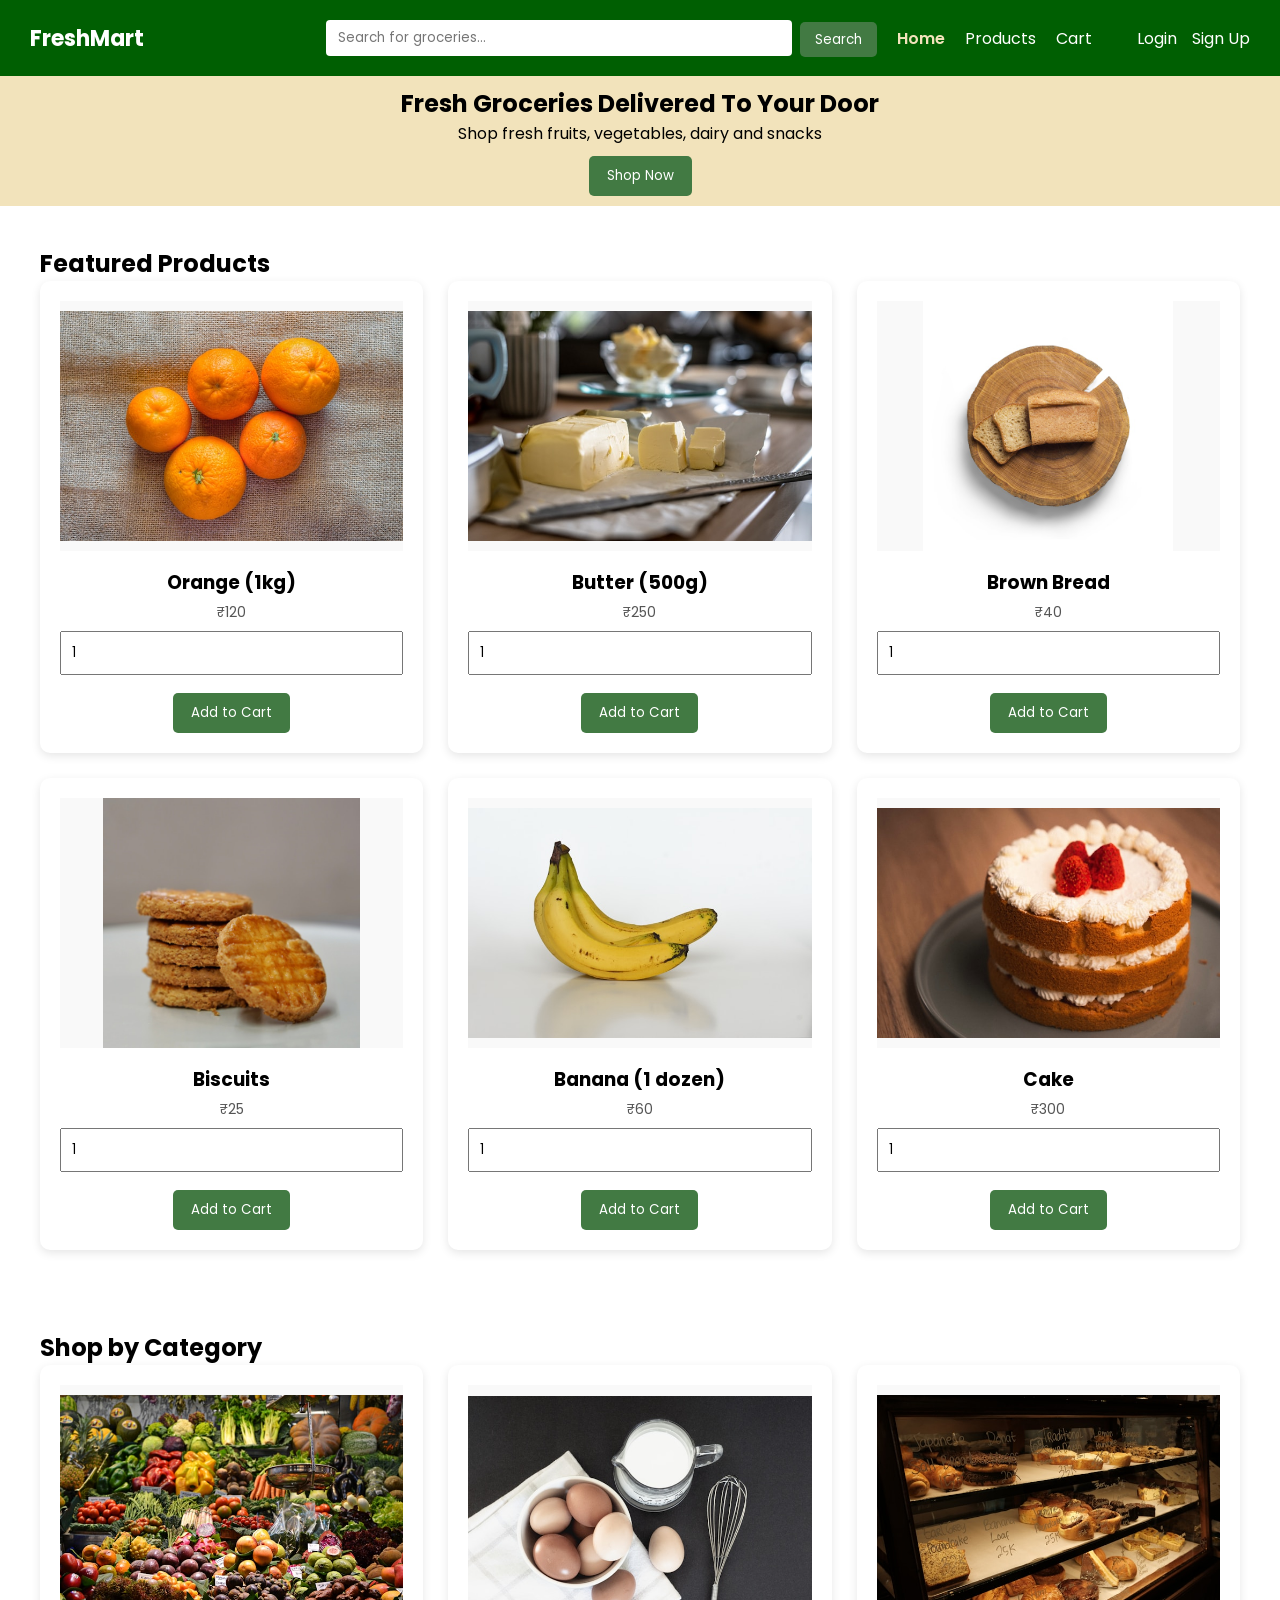
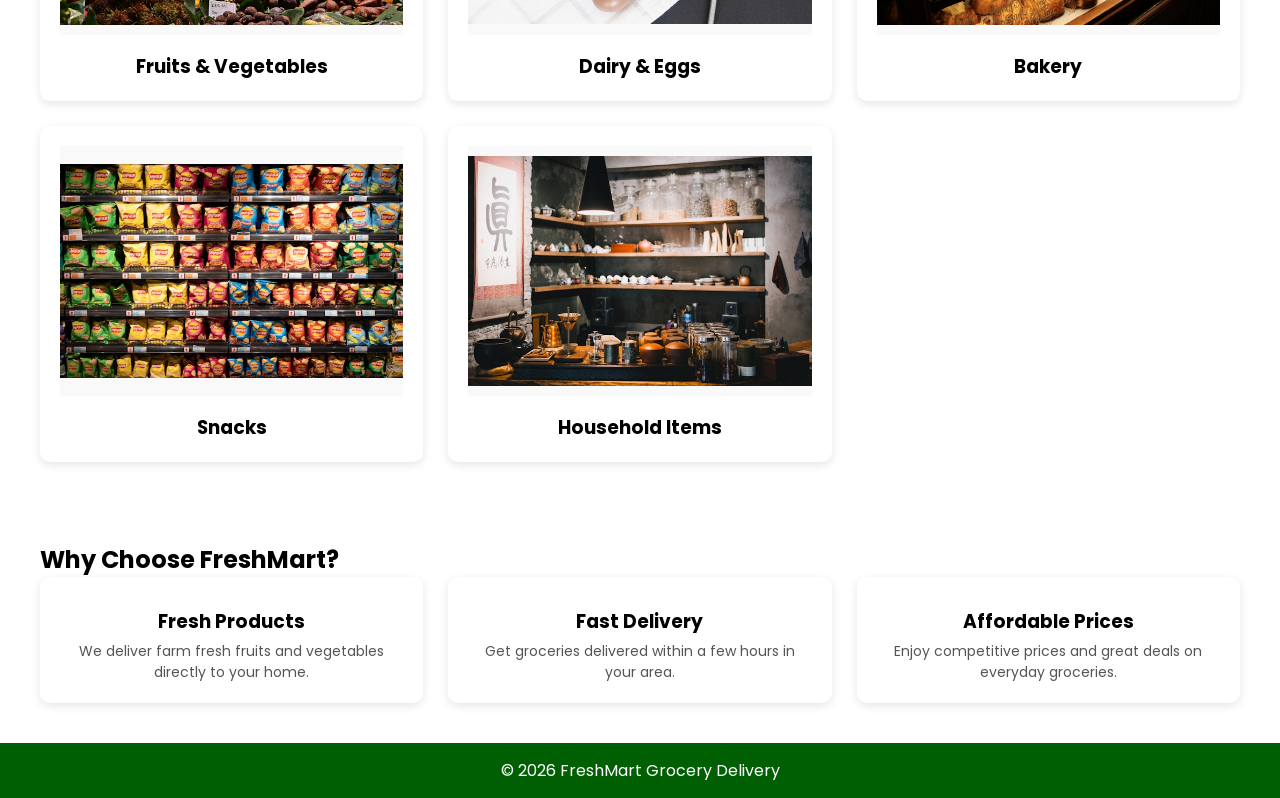
<file: index.html>
<!doctype html>
<html lang="en">
  <head>
    <meta charset="UTF-8" />
    <meta name="viewport" content="width=device-width, initial-scale=1.0" />
    <title>Online Grocery Delivery</title>
    <link rel="stylesheet" href="css/base.css" />
    <link rel="stylesheet" href="css/layout.css" />
  </head>

  <body>
    <div class="navbar">
      <div class="nav-logo">
        <a href="index.html">FreshMart</a>
      </div>

      <div class="search-bar">
        <input
          type="text"
          id="search-input"
          placeholder="Search for groceries..."
        />
        <button class="btn">Search</button>
      </div>

      <div class="nav-links" id="nav-links"></div>

      <div class="nav-user" id="nav-user"></div>
    </div>

    <section class="banner">
      <h1>Fresh Groceries Delivered To Your Door</h1>
      <p>Shop fresh fruits, vegetables, dairy and snacks</p>
      <a href="products.html"><button class="btn">Shop Now</button></a>
    </section>

    <div class="container">
      <h2>Featured Products</h2>
      <p
        id="no-results"
        style="
          display: none;
          font-size: 18px;
          text-align: center;
          margin-top: 20px;
          font-weight: 500;
        "
      >
        No search results found
      </p>
      <div class="product-grid" id="featured-products"></div>
    </div>

    <section class="container">
      <h2>Shop by Category</h2>

      <div class="product-grid">
        <a href="products.html?category=fruits" class="category-card">
          <div class="product-card">
            <img
              src="images/fruits.jpg"
              alt="Assorted fresh fruits and vegetables"
              title="Fruits & Vegetables"
            />
            <h3>Fruits & Vegetables</h3>
          </div>
        </a>

        <a href="products.html?category=dairy" class="category-card">
          <div class="product-card">
            <img
              src="images/dairy.jpg"
              alt="Milk cheese and other dairy products"
              title="Dairy & Eggs"
            />
            <h3>Dairy & Eggs</h3>
          </div>
        </a>

        <a href="products.html?category=bakery" class="category-card">
          <div class="product-card">
            <img
              src="images/bakery.jpg"
              alt="Fresh bakery items like bread cakes and pastries"
              title="Bakery Products"
            />
            <h3>Bakery</h3>
          </div>
        </a>

        <a href="products.html?category=snacks" class="category-card">
          <div class="product-card">
            <img
              src="images/snacks.jpg"
              alt="Fresh bakery items like bread cakes and pastries"
              title="Bakery Products"
            />
            <h3>Snacks</h3>
          </div>
        </a>

        <a href="products.html?category=household" class="category-card">
          <div class="product-card">
            <img
              src="images/household.jpg"
              alt="Household utensils and cleaning items"
              title="Household Items"
            />
            <h3>Household Items</h3>
          </div>
        </a>
      </div>
    </section>

    <section class="container">
      <h2>Why Choose FreshMart?</h2>

      <div class="product-grid">
        <div class="product-card">
          <h3>Fresh Products</h3>
          <p>
            We deliver farm fresh fruits and vegetables directly to your home.
          </p>
        </div>

        <div class="product-card">
          <h3>Fast Delivery</h3>
          <p>Get groceries delivered within a few hours in your area.</p>
        </div>

        <div class="product-card">
          <h3>Affordable Prices</h3>
          <p>Enjoy competitive prices and great deals on everyday groceries.</p>
        </div>
      </div>
    </section>

    <footer>
      <p>&copy; <span id="year"></span> FreshMart Grocery Delivery</p>
    </footer>
    <script src="js/data.js"></script>
    <script src="js/products.js"></script>
    <script src="js/main.js"></script>
  </body>
</html>
</file>
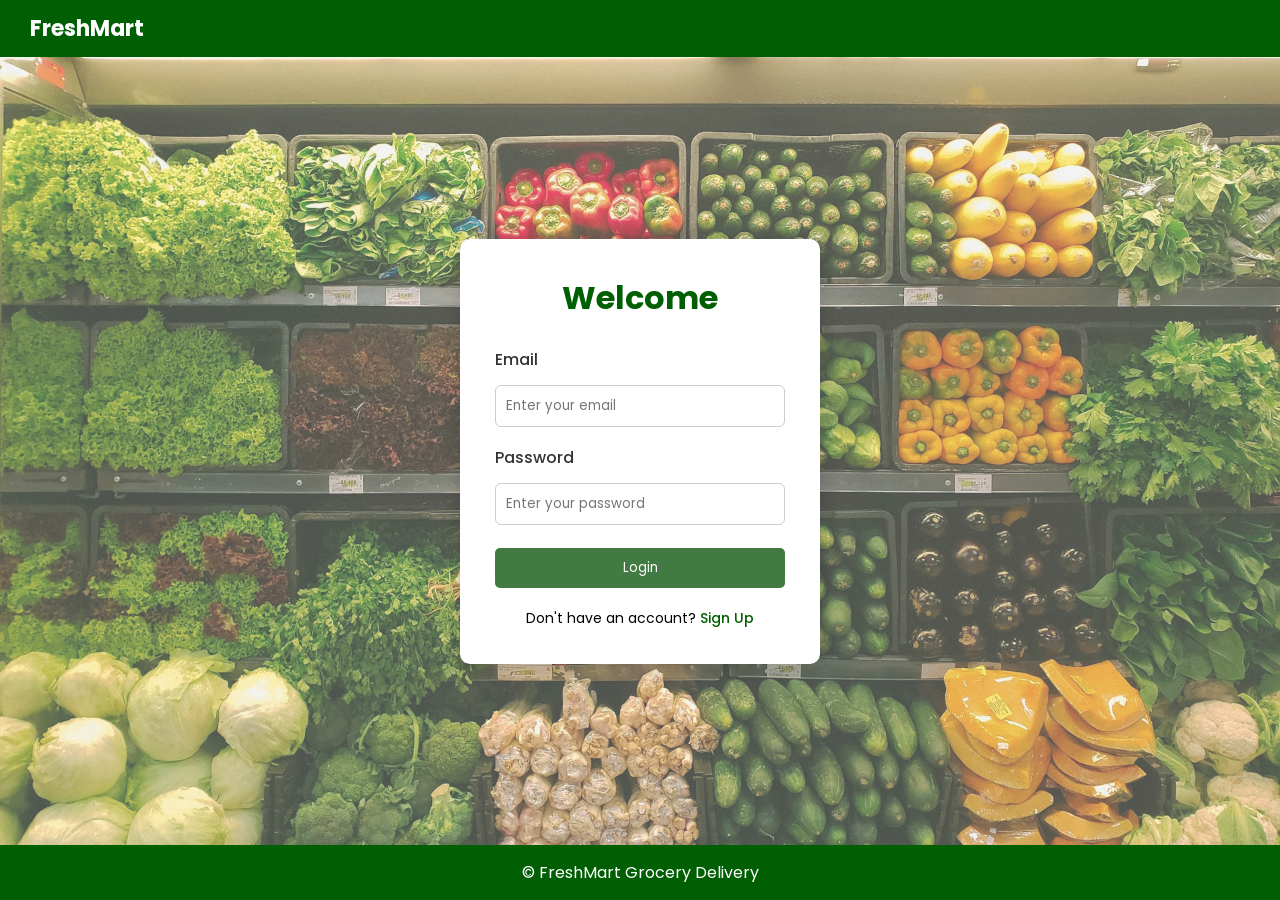
<file: cart.html>
<!doctype html>
<html lang="en">
  <head>
    <meta charset="UTF-8" />
    <meta name="viewport" content="width=device-width, initial-scale=1.0" />
    <title>Cart</title>
    <link rel="stylesheet" href="css/base.css" />
    <link rel="stylesheet" href="css/layout.css" />
    <link rel="stylesheet" href="css/cart.css" />
  </head>

  <body>
    <div class="navbar">
      <div class="nav-logo">
        <a href="index.html">FreshMart</a>
      </div>

      <div class="search-bar">
        <input type="text" placeholder="Search for groceries..." />
        <button class="btn">Search</button>
      </div>

      <div class="nav-links" id="nav-links"></div>

      <div class="nav-user" id="nav-user"></div>
    </div>

    <div class="container">
      <h1 class="page-title">Your Shopping Cart</h1>

      <div class="cart-layout">
        <div class="cart-items" id="cart-items"></div>

        <div class="cart-summary">
          <h2>Order Summary</h2>

          <div class="summary-row">
            <span>Products</span>

            <span id="item-count"></span>
          </div>

          <div class="summary-row">
            <span>Total Price</span>

            <span class="total-price" id="total-price"></span>
          </div>

          <a href="checkout.html">
            <button class="btn checkout-btn">Proceed to Checkout</button>
          </a>

          <a href="products.html">
            <button class="continue-btn">Continue Shopping</button>
          </a>
        </div>
      </div>
    </div>

    <footer>
      <p>&copy; <span id="year"></span> FreshMart Grocery Delivery</p>
    </footer>
    <script src="js/cart.js"></script>
    <script src="js/main.js"></script>
  </body>
</html>
</file>
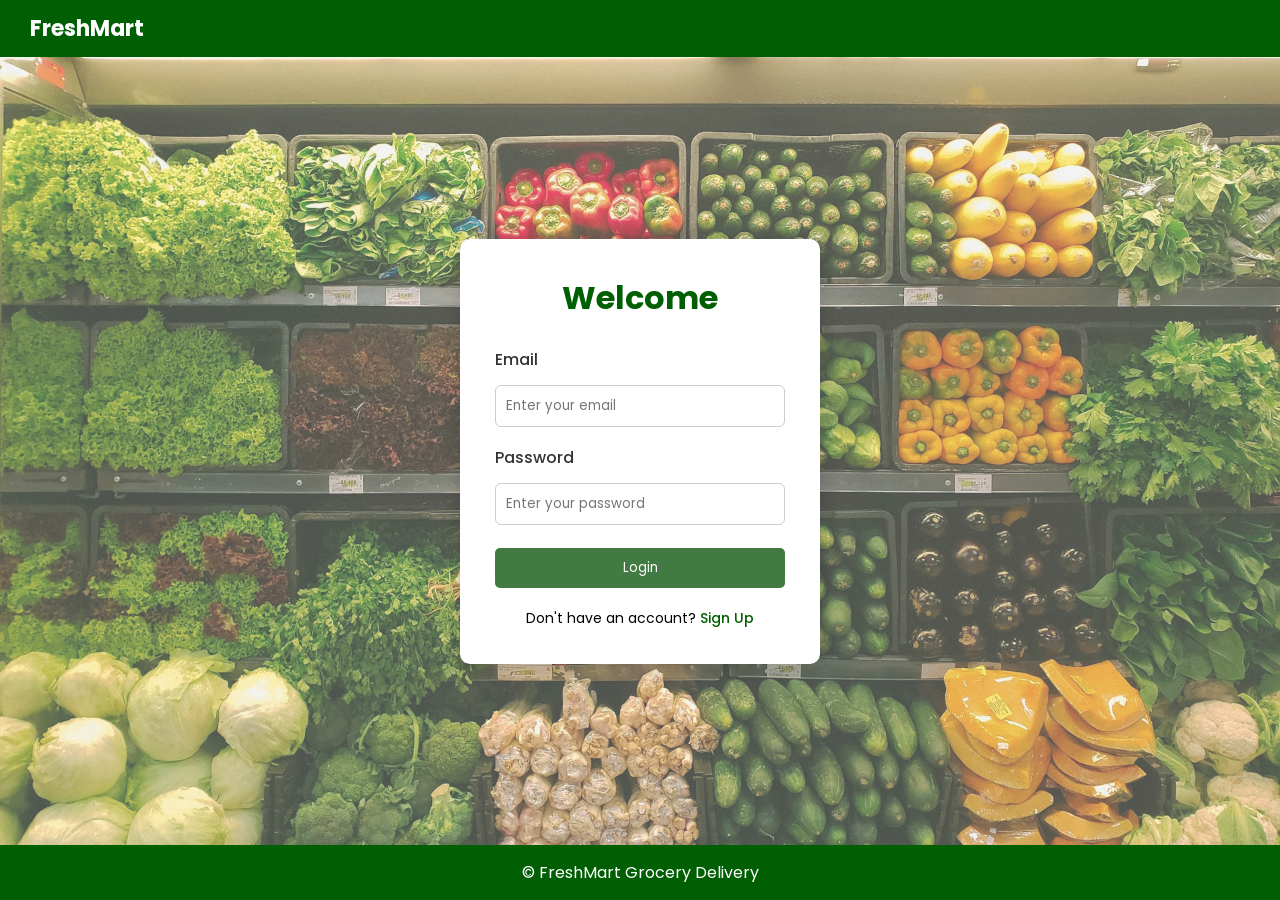
<file: checkout.html>
<!doctype html>
<html lang="en">
  <head>
    <meta charset="UTF-8" />
    <meta name="viewport" content="width=device-width, initial-scale=1.0" />
    <title>Checkout</title>

    <link rel="stylesheet" href="css/base.css" />
    <link rel="stylesheet" href="css/layout.css" />
    <link rel="stylesheet" href="css/checkout.css" />
  </head>

  <body>
    <div class="navbar">
      <div class="nav-logo">
        <a href="index.html">FreshMart</a>
      </div>

      <div class="search-bar">
        <input type="text" placeholder="Search for groceries..." />
        <button class="btn">Search</button>
      </div>

      <div class="nav-links" id="nav-links"></div>
      <div class="nav-user" id="nav-user"></div>
    </div>

    <div class="container">
      <h1 class="page-title">Checkout</h1>

      <div class="checkout-container">
        <div class="checkout-left">
          <h2 class="checkout-section-title">Delivery Address</h2>

          <div class="address-list" id="address-list"></div>

          <div class="new-address-box">
            <h3>Add New Address</h3>

            <textarea
              id="new-address"
              class="checkout-textarea"
              placeholder="Enter full delivery address"
            >
            </textarea>

            <button id="add-address-btn" class="btn add-address-btn">
              Insert Address
            </button>
          </div>

          <h2 class="checkout-section-title">Payment Method</h2>

          <div class="payment-list">
            <label class="payment-card">
              <input type="radio" name="payment" />
              <span>UPI</span>
            </label>

            <label class="payment-card">
              <input type="radio" name="payment" />
              <span>Credit / Debit Card</span>
            </label>

            <label class="payment-card">
              <input type="radio" name="payment" />
              <span>Cash on Delivery</span>
            </label>
          </div>
        </div>

        <div class="checkout-right">
          <h2>Order Summary</h2>

          <div class="checkout-summary-row">
            <span>Items</span>
            <span id="item-count">0</span>
          </div>

          <div class="checkout-summary-row">
            <span>Subtotal</span>
            <span id="subtotal">₹0</span>
          </div>

          <div class="checkout-summary-row">
            <span>Delivery Fee</span>
            <span id="delivery-fee">₹30</span>
          </div>

          <hr />

          <div class="checkout-summary-row total">
            <span>Total</span>
            <span id="total">₹0</span>
          </div>

          <button class="btn place-order-btn" id="place-order-btn">
            Place Order
          </button>
        </div>
      </div>
    </div>

    <footer>
      <p>&copy; <span id="year"></span> FreshMart Grocery Delivery</p>
    </footer>

    <script src="js/checkout.js"></script>
    <script src="js/main.js"></script>
  </body>
</html>
</file>
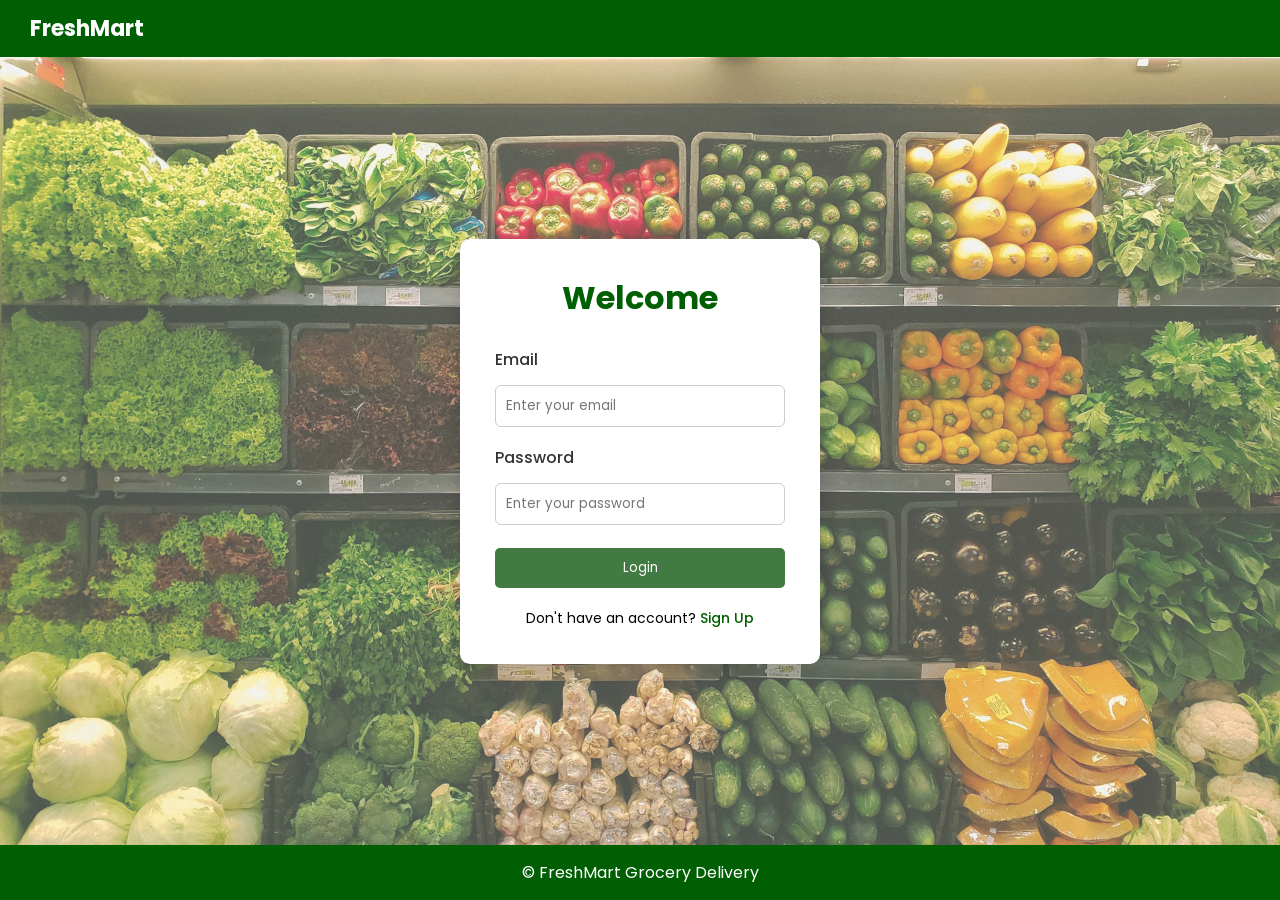
<file: login.html>
<!doctype html>
<html lang="en">
  <head>
    <meta charset="UTF-8" />
    <meta name="viewport" content="width=device-width, initial-scale=1.0" />
    <title>Login - FreshMart</title>
    <link rel="stylesheet" href="css/base.css" />
    <link rel="stylesheet" href="css/layout.css" />
    <link rel="stylesheet" href="css/login.css" />
  </head>

  <body class="login-page">
    <div class="navbar">
      <div class="nav-logo">
        <a href="index.html">FreshMart</a>
      </div>
    </div>

    <div class="login-wrapper">
      <div class="login-box">
        <h1 class="login-heading">Welcome</h1>

        <form class="login-form" method="get">
          <label class="login-label">Email</label>
          <input
            class="login-input"
            type="email"
            placeholder="Enter your email"
            required
          />

          <label class="login-label">Password</label>
          <input
            class="login-input"
            type="password"
            placeholder="Enter your password"
            required
          />

          <button type="submit" class="btn login-submit-btn">Login</button>
        </form>

        <p class="login-signup-text">
          Don't have an account?
          <a href="sign-up.html">Sign Up</a>
        </p>
      </div>
    </div>

    <footer>
      <p>&copy; <span id="year"></span> FreshMart Grocery Delivery</p>
    </footer>
    <script src="js/auth.js"></script>
    <script src="js/main.js"></script>
  </body>
</html>
</file>
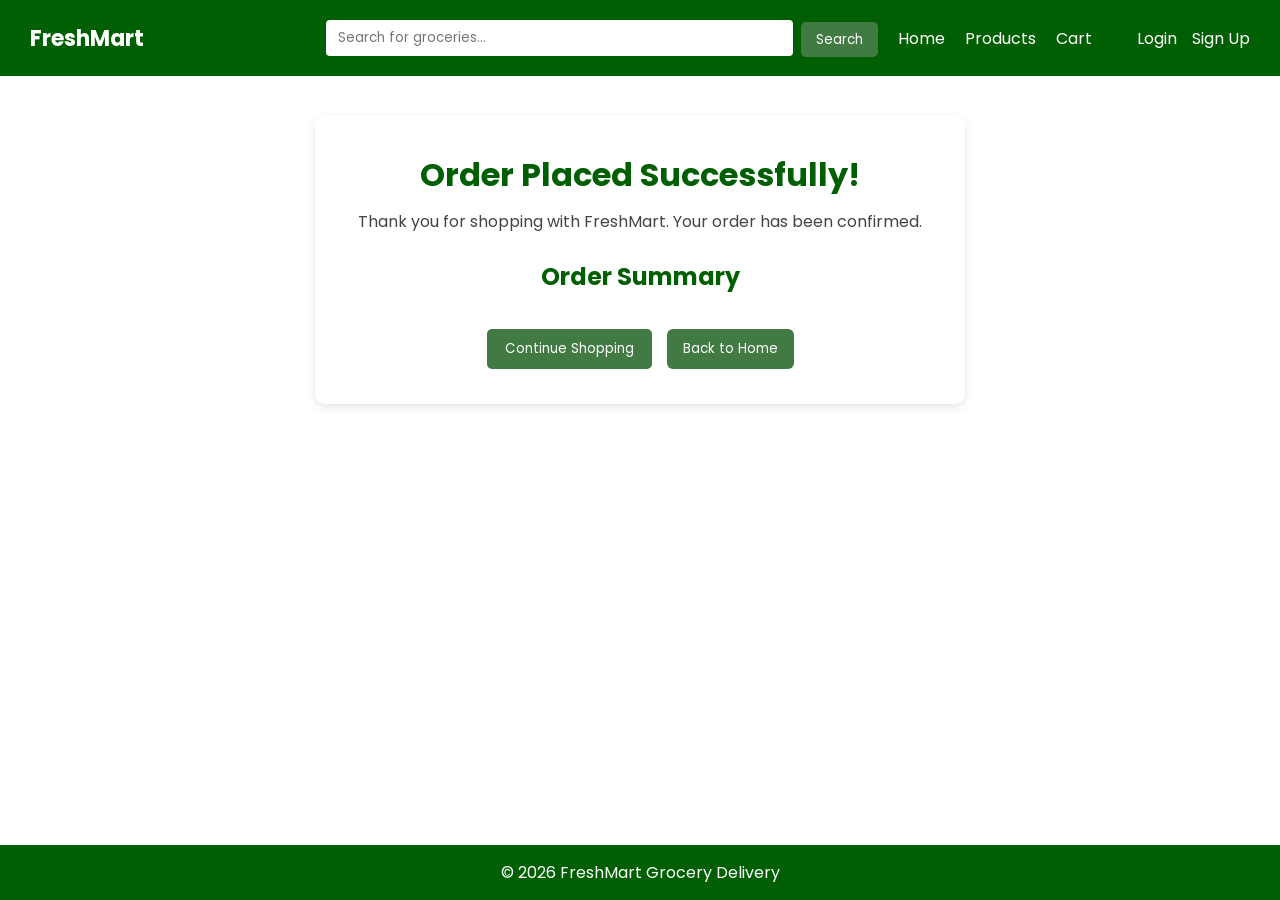
<file: order-confirmation.html>
<!doctype html>
<html lang="en">
  <head>
    <meta charset="UTF-8" />
    <meta name="viewport" content="width=device-width, initial-scale=1.0" />
    <title>Order Confirmation</title>

    <link rel="stylesheet" href="css/base.css" />
    <link rel="stylesheet" href="css/layout.css" />
    <link rel="stylesheet" href="css/order.css" />
  </head>

  <body>
    <div class="navbar">
      <div class="nav-logo">
        <a href="index.html">FreshMart</a>
      </div>

      <div class="search-bar">
        <input type="text" placeholder="Search for groceries..." />
        <button class="btn">Search</button>
      </div>

      <div class="nav-links" id="nav-links"></div>
      <div class="nav-user" id="nav-user"></div>
    </div>

    <div class="container">
      <div class="order-confirmation-box">
        <h1 class="success-title">Order Placed Successfully!</h1>

        <p class="success-message">
          Thank you for shopping with FreshMart. Your order has been confirmed.
        </p>

        <div class="order-details" id="order-details"></div>

        <h2 class="summary-title">Order Summary</h2>

        <div class="order-summary-list" id="order-summary"></div>

        <div class="confirmation-buttons">
          <a href="products.html">
            <button class="btn">Continue Shopping</button>
          </a>

          <a href="index.html">
            <button class="secondary-btn">Back to Home</button>
          </a>
        </div>
      </div>
    </div>

    <footer>
      <p>&copy; <span id="year"></span> FreshMart Grocery Delivery</p>
    </footer>

    <script src="js/order.js"></script>
    <script src="js/main.js"></script>
  </body>
</html>
</file>
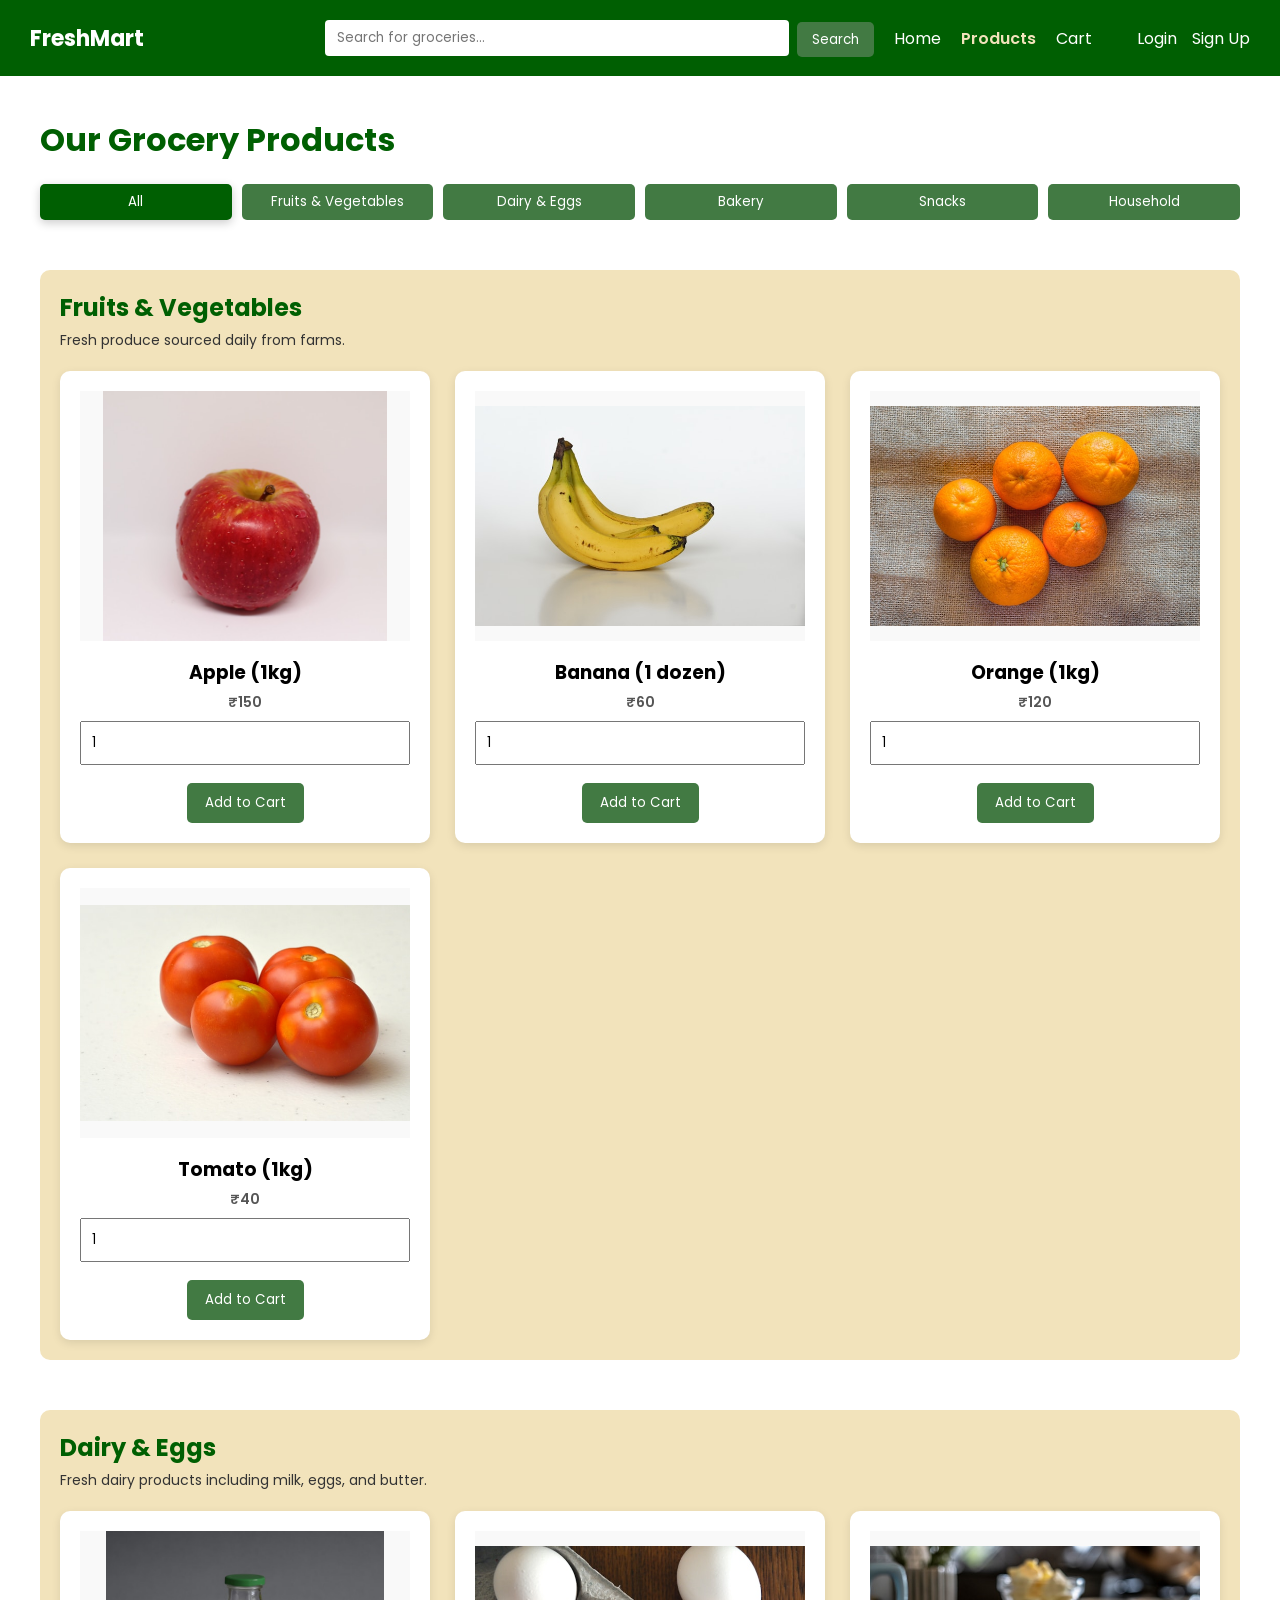
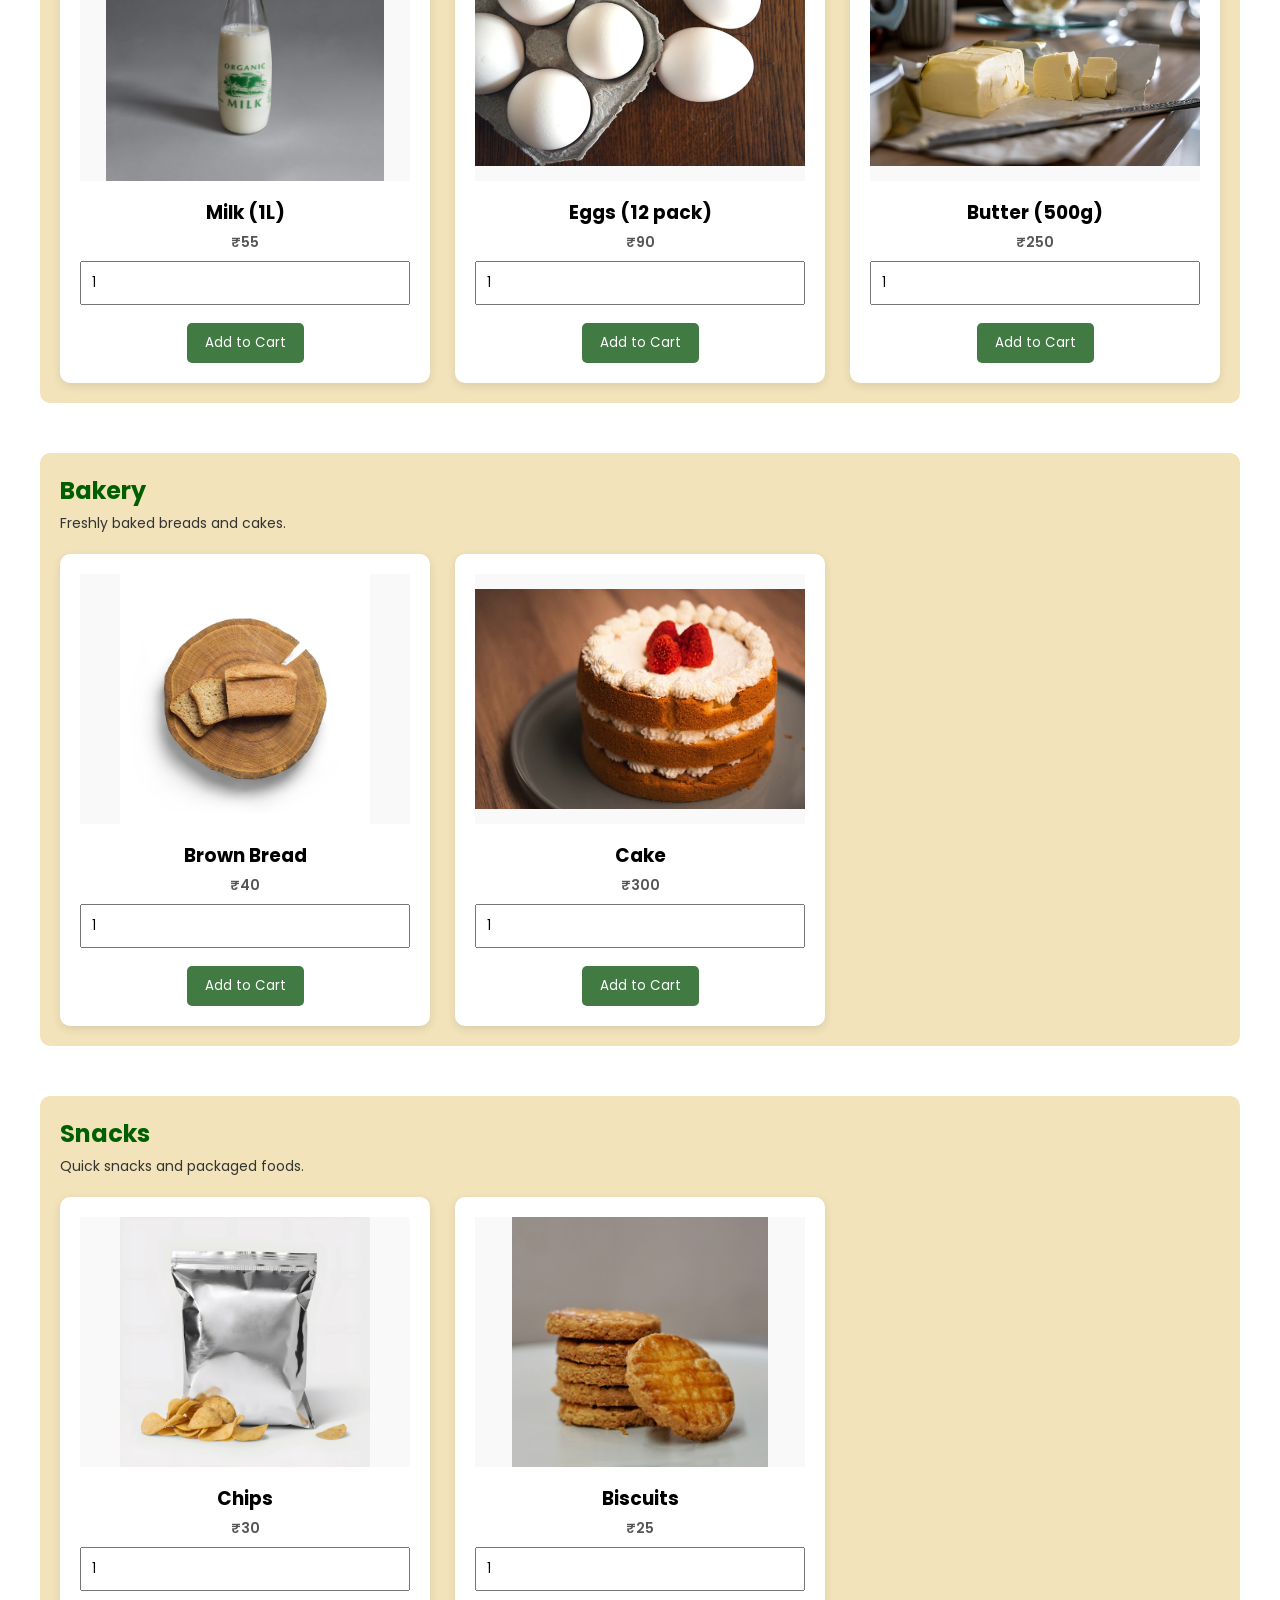
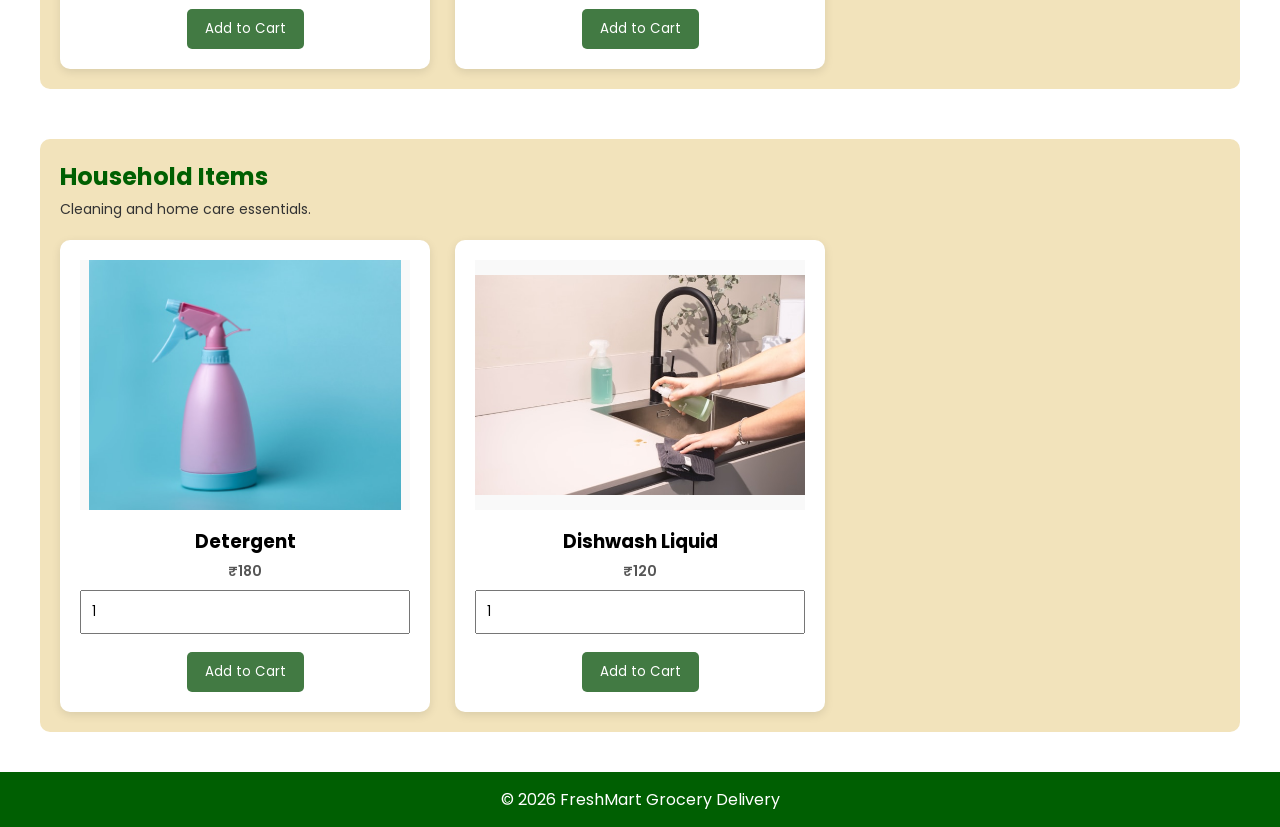
<file: products.html>
<!doctype html>
<html lang="en">
  <head>
    <meta charset="UTF-8" />
    <meta name="viewport" content="width=device-width, initial-scale=1.0" />
    <title>Products</title>
    <link rel="stylesheet" href="css/base.css" />
    <link rel="stylesheet" href="css/layout.css" />
    <link rel="stylesheet" href="css/products.css" />
  </head>

  <body>
    <div class="navbar">
      <div class="nav-logo">
        <a href="index.html">FreshMart</a>
      </div>

      <div class="search-bar">
        <input
          type="text"
          id="search-input"
          placeholder="Search for groceries..."
        />
        <button class="btn">Search</button>
      </div>

      <div class="nav-links" id="nav-links"></div>

      <div class="nav-user" id="nav-user"></div>
    </div>

    <div class="container">
      <h1 class="page-title">Our Grocery Products</h1>

      <div class="category-filter">
        <button class="filter-btn active">All</button>
        <button class="filter-btn">Fruits & Vegetables</button>
        <button class="filter-btn">Dairy & Eggs</button>
        <button class="filter-btn">Bakery</button>
        <button class="filter-btn">Snacks</button>
        <button class="filter-btn">Household</button>
      </div>
      <p
        id="no-results"
        style="
          display: none;
          font-size: 18px;
          text-align: center;
          margin-top: 20px;
          font-weight: 500;
        "
      >
        No search results found
      </p>
      <section class="category-section" data-category="fruits">
        <h2>Fruits & Vegetables</h2>
        <p class="category-desc">Fresh produce sourced daily from farms.</p>
        <div class="product-grid"></div>
      </section>

      <section class="category-section" data-category="dairy">
        <h2>Dairy & Eggs</h2>
        <p class="category-desc">
          Fresh dairy products including milk, eggs, and butter.
        </p>
        <div class="product-grid"></div>
      </section>

      <section class="category-section" data-category="bakery">
        <h2>Bakery</h2>
        <p class="category-desc">Freshly baked breads and cakes.</p>
        <div class="product-grid"></div>
      </section>

      <section class="category-section" data-category="snacks">
        <h2>Snacks</h2>
        <p class="category-desc">Quick snacks and packaged foods.</p>
        <div class="product-grid"></div>
      </section>

      <section class="category-section" data-category="household">
        <h2>Household Items</h2>
        <p class="category-desc">Cleaning and home care essentials.</p>
        <div class="product-grid"></div>
      </section>
    </div>

    <footer>
      <p>&copy; <span id="year"></span> FreshMart Grocery Delivery</p>
    </footer>
    <script src="js/data.js"></script>
    <script src="js/main.js"></script>
    <script src="js/products.js"></script>
  </body>
</html>
</file>
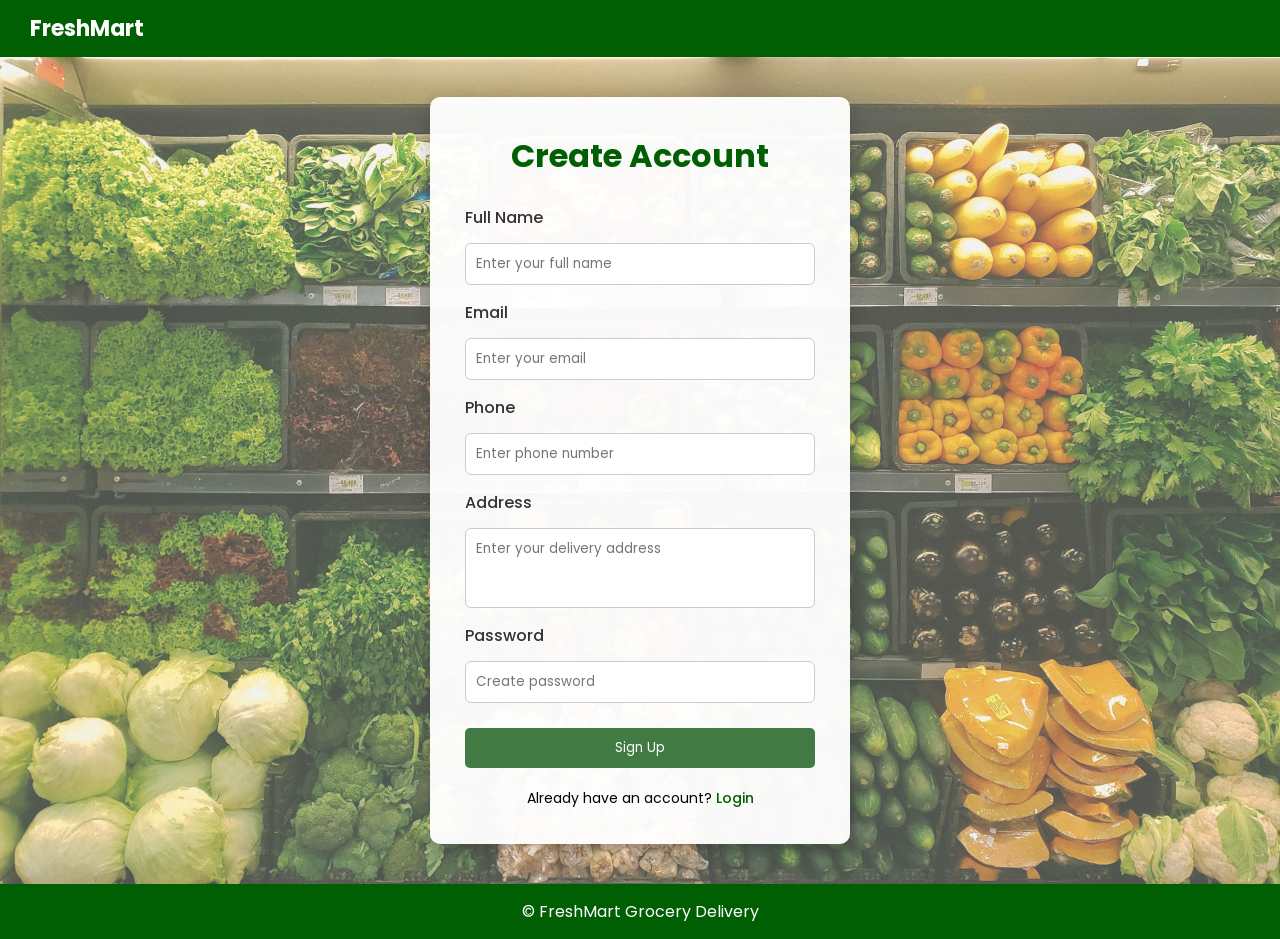
<file: sign-up.html>
<!doctype html>
<html lang="en">
  <head>
    <meta charset="UTF-8" />
    <meta name="viewport" content="width=device-width, initial-scale=1.0" />
    <title>Sign Up - FreshMart</title>
    <link rel="stylesheet" href="css/base.css" />
    <link rel="stylesheet" href="css/layout.css" />
    <link rel="stylesheet" href="css/signup.css" />
  </head>

  <body class="signup-page">
    <div class="navbar">
      <div class="nav-logo">
        <a href="index.html">FreshMart</a>
      </div>
    </div>

    <div class="signup-wrapper">
      <div class="signup-card">
        <h1 class="signup-title">Create Account</h1>
        <form class="signup-form" method="get">
          <label class="signup-label">Full Name</label>
          <input
            class="signup-input"
            type="text"
            placeholder="Enter your full name"
            required
          />

          <label class="signup-label">Email</label>
          <input
            class="signup-input"
            type="email"
            placeholder="Enter your email"
            required
          />

          <label class="signup-label">Phone</label>
          <input
            class="signup-input"
            type="text"
            placeholder="Enter phone number"
            required
          />

          <label class="signup-label">Address</label>
          <textarea
            class="signup-textarea"
            placeholder="Enter your delivery address"
            required
          ></textarea>

          <label class="signup-label">Password</label>
          <input
            class="signup-input"
            type="password"
            placeholder="Create password"
            required
          />

          <button type="submit" class="btn signup-btn">Sign Up</button>
        </form>

        <p class="signup-login-text">
          Already have an account?
          <a href="login.html">Login</a>
        </p>
      </div>
    </div>

    <footer>
      <p>&copy; <span id="year"></span> FreshMart Grocery Delivery</p>
    </footer>
    <script src="js/auth.js"></script>
    <script src="js/main.js"></script>
  </body>
</html>
</file>
<file: css/base.css>
@import url("https://fonts.googleapis.com/css2?family=Poppins:wght@300;400;500;600&display=swap");

/* Color Variables */
:root {
  --dark-green: #005f02;
  --medium-green: #427a43;
  --light-gold: #c0b87a;
  --cream: #f2e3bb;
  --white: #ffffff;
}

* {
  margin: 0;
  padding: 0;
  box-sizing: border-box;
  font-family: "Poppins", sans-serif;
}

html {
  overflow-y: scroll;
  height: 100%;
  margin: 0;
}
body {
  background: var(--white);
  height: 100%;
  margin: 0;
  min-height: 100vh;
  display: flex;
  flex-direction: column;
}

.container {
  padding: 40px;
}

.btn {
  background: var(--medium-green);
  color: white;
  border: none;
  padding: 10px 18px;
  margin-top: 10px;
  cursor: pointer;
  border-radius: 5px;
}

.btn:hover {
  background: var(--dark-green);
}

input,
textarea {
  width: 100%;
  padding: 10px;
  margin: 8px 0;
}

table {
  width: 100%;
  border-collapse: collapse;
}

th,
td {
  padding: 10px;
  border-bottom: 1px solid #ddd;
}
</file>
<file: css/layout.css>
.navbar {
  width: 100%;
  background: var(--dark-green);
  color: white;
  display: flex;
  align-items: center;
  padding: 12px 30px;
  gap: 20px;
}

.nav-logo {
  flex: 1;
}

.nav-logo a {
  color: white;
  text-decoration: none;
  font-size: 22px;
  font-weight: bold;
}

.search-bar {
  flex: 2;
  display: flex;
  gap: 8px;
}

.search-bar input {
  flex: 1;
  padding: 8px 12px;
  border-radius: 4px;
  border: none;
}

.search-bar button {
  padding: 8px 15px;
  height: 35px;
}

.nav-links {
  display: flex;
  justify-content: center;
  gap: 20px;
  margin-left: auto;
}

.nav-links a {
  color: white;
  text-decoration: none;
}

.nav-links a.active {
  color: #f2e3bb;
  font-weight: 600;
}

.nav-user {
  display: flex;
  justify-content: flex-end;
  gap: 15px;
  align-items: center;
  margin-left: 25px;
}

.nav-user a {
  color: white;
  text-decoration: none;
}
.nav-user a.active {
  color: #f2e3bb;
  font-weight: 600;
}

.logout-btn {
  color: white;
  background: #e53935;
  padding: 6px 12px;
  border-radius: 5px;
  margin-left: 10px;
  text-decoration: none;
  transition: 0.3s ease;
}

.logout-btn:hover {
  background: #c62828;
}

.user-name {
  font-weight: bold;
}

.user-name::before {
  content: "Hello, ";
}

.banner {
  background: var(--cream);
  padding: 10px;
  text-align: center;
}

footer {
  margin-top: auto;
  background: var(--dark-green);
  color: white;
  text-align: center;
  padding: 15px;
}

.product-grid {
  display: grid;
  grid-template-columns: repeat(3, 1fr);
  gap: 25px;
}

@media (max-width: 900px) {
  .product-grid {
    grid-template-columns: repeat(2, 1fr);
  }
}

@media (max-width: 500px) {
  .product-grid {
    grid-template-columns: 1fr;
  }
}

.product-card {
  background: white;
  border-radius: 10px;
  padding: 20px;
  text-align: center;
  box-shadow: 0 3px 10px rgba(0, 0, 0, 0.1);
}

.product-card img {
  width: 100%;
  height: 250px;
  object-fit: contain;
  background: #f9f9f9;
}

.product-card h3 {
  margin-top: 10px;
}

.product-card p {
  font-size: 14px;
  margin-top: 5px;
  color: #555;
}

.category-card {
  text-decoration: none;
  color: inherit;
  display: block;
}

.category-card:hover .product-card {
  transform: translateY(-5px);
  transition: 0.3s;
}

.product-card:hover {
  transform: translateY(-5px);
  transition: 0.3s;
}
</file>
<file: css/cart.css>
.cart-layout {
  display: flex;
  gap: 40px;
  margin-top: 30px;
  flex-wrap: wrap;
}

.cart-items {
  flex: 2;
}

.cart-item {
  display: grid;
  grid-template-columns: 80px 2fr 1fr 1fr 1fr;
  align-items: center;
  gap: 20px;
  background: #ffffff;
  padding: 15px;
  border-radius: 10px;
  margin-bottom: 20px;
  box-shadow: 0 3px 10px rgba(0, 0, 0, 0.1);
}

.cart-img {
  width: 70px;
  height: 70px;
  object-fit: cover;
  border-radius: 8px;
}

.cart-details h3 {
  margin-bottom: 5px;
  color: #005f02;
}

.cart-details p {
  font-size: 14px;
  color: #555;
}

.cart-quantity input {
  width: 60px;
  padding: 5px;
}

.cart-price {
  font-weight: bold;
  color: #427a43;
}

.remove-btn {
  background: #c0392b;
  color: white;
  border: none;
  padding: 7px 12px;
  border-radius: 5px;
  cursor: pointer;
}

.remove-btn:hover {
  background: #922b21;
}

.cart-summary {
  flex: 1;
  background: #f2e3bb;
  padding: 25px;
  border-radius: 10px;
  height: fit-content;
}

.cart-summary h2 {
  margin-bottom: 20px;
  color: #005f02;
}

.summary-row {
  display: flex;
  justify-content: space-between;
  margin-bottom: 15px;
  font-size: 16px;
}

.total-price {
  font-weight: bold;
  color: #005f02;
}

.continue-btn {
  margin-top: 10px;
  background: #427a43;
  color: white;
  border: none;
  padding: 10px;
  width: 100%;
  border-radius: 5px;
  cursor: pointer;
}

.continue-btn:hover {
  background: #005f02;
}
</file>
<file: css/checkout.css>
.checkout-container {
  display: grid;
  grid-template-columns: 2fr 1fr;
  gap: 40px;
  margin-top: 30px;
}

.checkout-left {
  background: #ffffff;
  padding: 25px;
  border-radius: 10px;
  box-shadow: 0 3px 10px rgba(0, 0, 0, 0.1);
}

.checkout-section-title {
  color: #005f02;
  margin-bottom: 15px;
}

.address-list {
  display: flex;
  flex-direction: column;
  gap: 10px;
  margin-bottom: 25px;
}

.address-card {
  display: inline-flex;
  align-items: center;
  gap: 6px;
  padding: 6px 10px;
  border: 1px solid #ddd;
  border-radius: 6px;
  cursor: pointer;
  width: fit-content;
  background: #fff;
  white-space: nowrap;
}

.address-card:hover {
  background: #f2e3bb;
}

input[type="radio"] {
  margin: 0;
  margin-right: 4px;
}

.new-address-box {
  margin-top: 15px;
  margin-bottom: 35px;
}

.checkout-textarea {
  width: 100%;
  height: 90px;
  padding: 10px;
  border-radius: 6px;
  border: 1px solid #ccc;
  margin-top: 10px;
  font-family: Poppins, sans-serif;
}

.add-address-btn {
  margin-top: 1px;
}

.payment-list {
  display: flex;
  flex-wrap: wrap;
  gap: 10px;
  margin-top: 10px;
}

.payment-card {
  display: inline-flex;
  align-items: center;
  gap: 6px;
  padding: 6px 10px;
  border: 1px solid #ddd;
  border-radius: 6px;
  cursor: pointer;
  width: fit-content;
  background: #fff;
  white-space: nowrap;
}

.payment-card:hover {
  background: #f2e3bb;
}

.checkout-right {
  background: #f2e3bb;
  padding: 25px;
  border-radius: 10px;
  height: fit-content;
  max-width: 320px;
}

.checkout-right h2 {
  margin-bottom: 20px;
  color: #005f02;
}

.checkout-summary-row {
  display: flex;
  justify-content: space-between;
  margin-bottom: 15px;
}

.checkout-summary-row.total {
  font-weight: bold;
  font-size: 18px;
  color: #005f02;
}

.place-order-btn {
  width: 100%;
  margin-top: 15px;
}

/* RESPONSIVE */

@media (max-width: 900px) {
  .checkout-container {
    grid-template-columns: 1fr;
  }

  .checkout-right {
    max-width: 100%;
  }
}
</file>
<file: css/login.css>
.login-page {
  background-image: url("../images/grocery-bg3.jpg");
  background-size: cover;
  background-position: center;
  min-height: 100vh;
  display: flex;
  flex-direction: column;
  position: relative;
}

/* overlay layer */

.login-page::before {
  content: "";
  position: absolute;
  top: 0;
  left: 0;
  width: 100%;
  height: 100%;
  background: rgba(255, 255, 255, 0.3); /* controls brightness */
  z-index: 0;
}

/* keep content above overlay */

.login-page > * {
  position: relative;
  z-index: 1;
}

/* CENTER AREA */

.login-wrapper {
  flex: 1;
  display: flex;
  justify-content: center;
  align-items: center;
  padding: 40px 20px;
}

.login-box {
  width: 360px;
  background: white;
  padding: 35px;
  border-radius: 10px;
  box-shadow: 0 5px 20px rgba(0, 0, 0, 0.2);
}

.login-heading {
  text-align: center;
  color: #005f02;
  margin-bottom: 25px;
}

.login-form {
  display: flex;
  flex-direction: column;
}

.login-label {
  text-align: left;
  font-weight: 500;
  margin-bottom: 5px;
  color: #333;
}

.login-input {
  padding: 10px;
  margin-bottom: 18px;
  border-radius: 6px;
  border: 1px solid #ccc;
  font-family: Poppins, sans-serif;
}

.login-submit-btn {
  width: 100%;
  margin-top: 5px;
}

.login-signup-text {
  margin-top: 20px;
  text-align: center;
  font-size: 14px;
}

.login-signup-text a {
  color: #005f02;
  font-weight: 500;
  text-decoration: none;
}

.login-signup-text a:hover {
  text-decoration: underline;
}
</file>
<file: css/order.css>
.order-confirmation-box {
  max-width: 650px;
  margin: auto;
  background: #ffffff;
  padding: 35px;
  border-radius: 10px;
  text-align: center;
  box-shadow: 0 3px 10px rgba(0, 0, 0, 0.1);
}

.success-title {
  color: #005f02;
  margin-bottom: 10px;
}

.success-message {
  margin-bottom: 25px;
  color: #444;
}

.order-details {
  text-align: left;
  margin-bottom: 25px;
  line-height: 1.7;
}

.summary-title {
  margin-bottom: 15px;
  color: #005f02;
}

.order-summary-list {
  text-align: left;
  margin-bottom: 25px;
}

.summary-item {
  display: flex;
  justify-content: space-between;
  margin-bottom: 10px;
}

.summary-item.total {
  font-weight: bold;
  font-size: 17px;
  color: #005f02;
}

.confirmation-buttons {
  display: flex;
  justify-content: center;
  gap: 15px;
  flex-wrap: wrap;
  align-content: center;
  align-items: flex-end;
}

.secondary-btn {
  background: #427a43;
  color: white;
  border: none;
  padding: 10px 16px;
  border-radius: 6px;
  cursor: pointer;
}

.secondary-btn:hover {
  background: #005f02;
}
</file>
<file: css/products.css>
.page-title {
  margin-bottom: 20px;
  color: #005f02;
}

.category-section {
  margin-top: 50px;
  padding: 20px;
  background: #f2e3bb;
  border-radius: 10px;
}

.category-section h2 {
  color: #005f02;
  margin-bottom: 5px;
}

.category-desc {
  margin-bottom: 20px;
  color: #333;
  font-size: 14px;
}

.price {
  font-weight: 600;
  color: #427a43;
}

.category-filter {
  margin-bottom: 30px;
  display: grid;
  grid-template-columns: repeat(auto-fit, minmax(180px, 1fr));
  gap: 10px;
}

.filter-btn {
  width: 100%;
  background: #427a43;
  color: white;
  border: none;
  padding: 8px 15px;
  border-radius: 5px;
  cursor: pointer;
  cursor: pointer;
  transition: all 0.3s ease;
}

.filter-btn:hover {
  background: #005f02;
  cursor: pointer;
  transition: all 0.3s ease;
}
.filter-btn.active {
  background: #005f02;
  box-shadow: 0 3px 10px rgba(0, 0, 0, 0.2);
}
</file>
<file: css/signup.css>
.signup-page {
  background-image: url("../images/grocery-bg3.jpg");
  background-size: cover;
  background-position: center;
  min-height: 100%;
  display: flex;
  flex-direction: column;
  position: relative;
}

/* overlay layer */

.signup-page::before {
  content: "";
  position: fixed;
  top: 0;
  left: 0;
  width: 100%;
  height: 100%;
  background: rgba(255, 255, 255, 0.3);
  z-index: 0;
}

/* keep content above overlay */

.signup-page > * {
  position: relative;
  z-index: 1;
}

/* CENTER THE SIGNUP CARD */

.signup-wrapper {
  flex: 1;
  display: flex;
  justify-content: center;
  align-items: center;
  padding: 40px 20px;
}

.signup-card {
  width: 420px;
  background: rgba(255, 255, 255, 0.96);
  padding: 35px;
  border-radius: 10px;
  box-shadow: 0 6px 20px rgba(0, 0, 0, 0.2);
}

.signup-title {
  text-align: center;
  color: #005f02;
  margin-bottom: 25px;
}

.signup-form {
  display: flex;
  flex-direction: column;
}

.signup-label {
  text-align: left;
  font-weight: 500;
  margin-bottom: 5px;
  color: #333;
}

.signup-input {
  width: 100%;
  padding: 10px;
  margin-bottom: 15px;
  border-radius: 6px;
  border: 1px solid #ccc;
  font-family: Poppins, sans-serif;
}

.signup-textarea {
  width: 100%;
  height: 80px;
  padding: 10px;
  border-radius: 6px;
  border: 1px solid #ccc;
  margin-bottom: 15px;
  resize: none;
  font-family: Poppins, sans-serif;
}

.signup-btn {
  width: 100%;
  margin-top: 10px;
}

.signup-login-text {
  text-align: center;
  margin-top: 20px;
  font-size: 14px;
}

.signup-login-text a {
  color: #005f02;
  font-weight: 500;
  text-decoration: none;
}

.signup-login-text a:hover {
  text-decoration: underline;
}

/* MOBILE RESPONSIVE */

@media (max-width: 500px) {
  .signup-card {
    width: 100%;
  }
}
</file>
